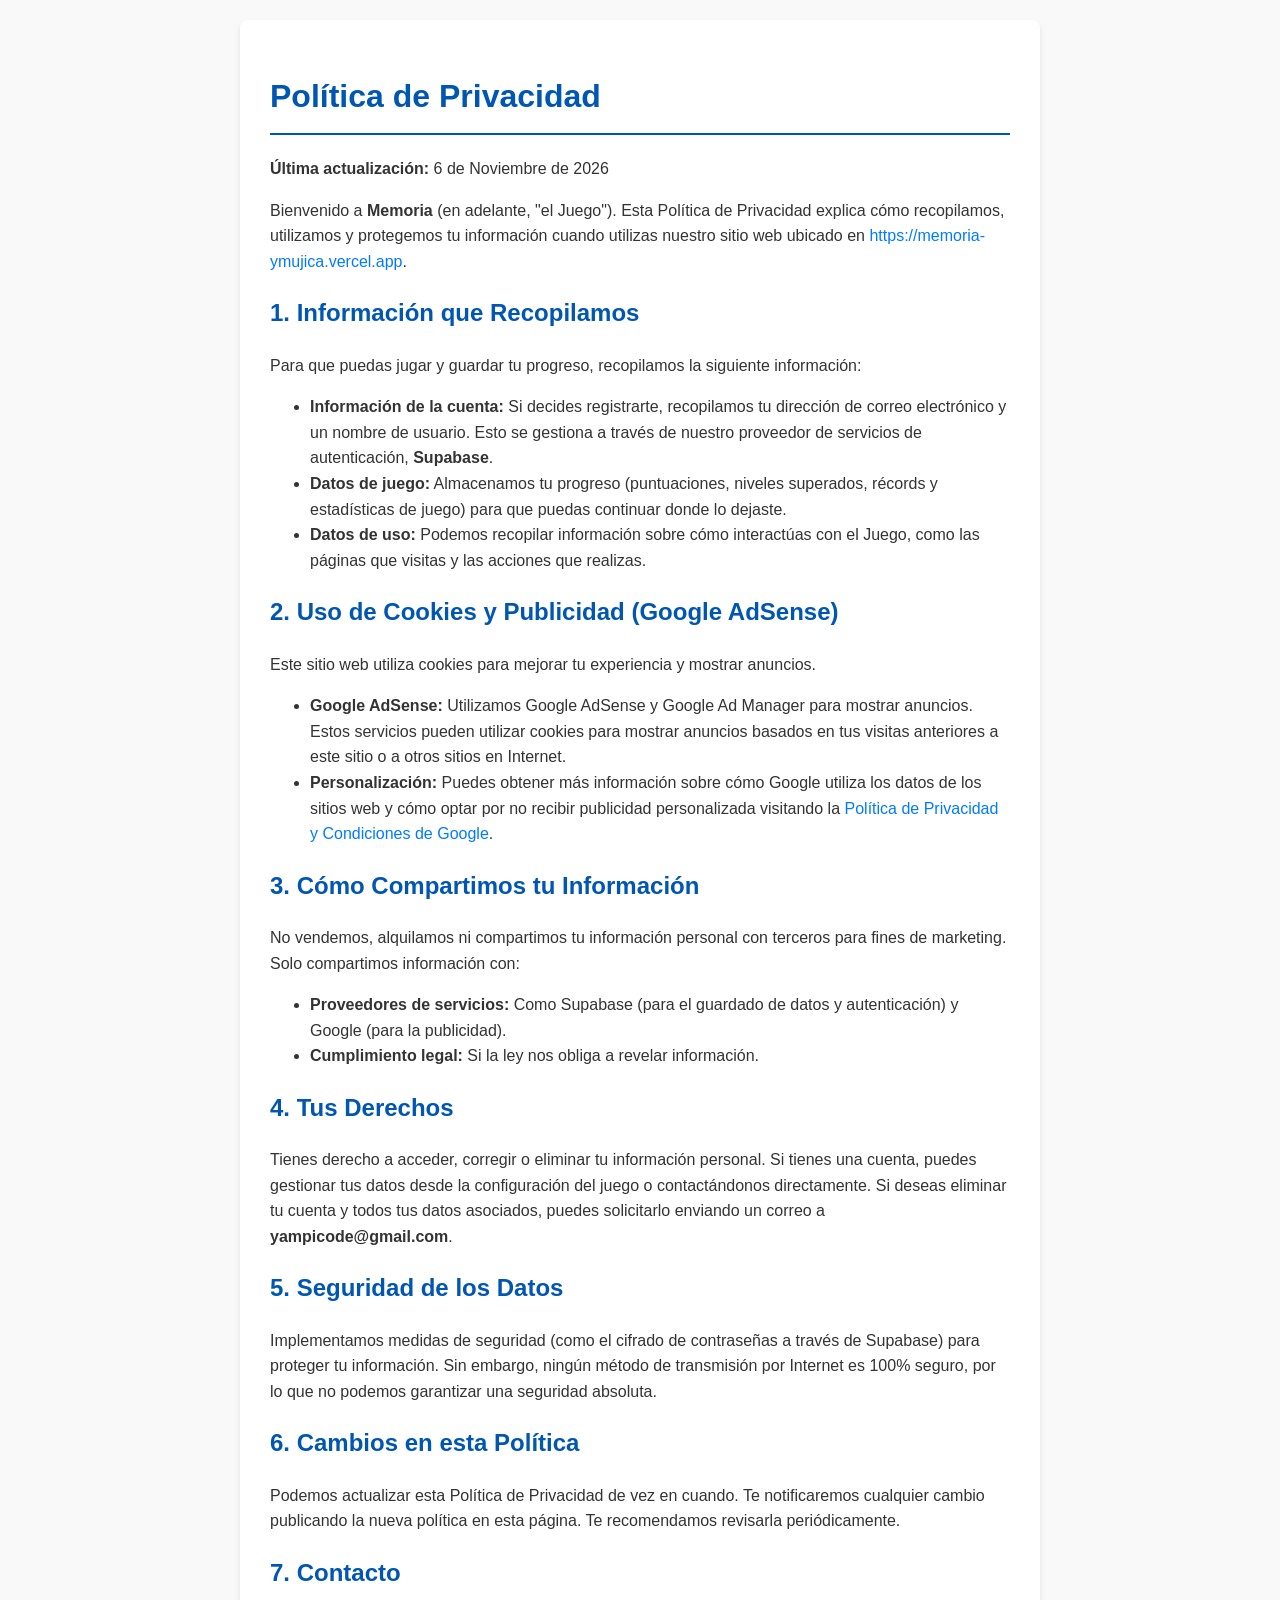
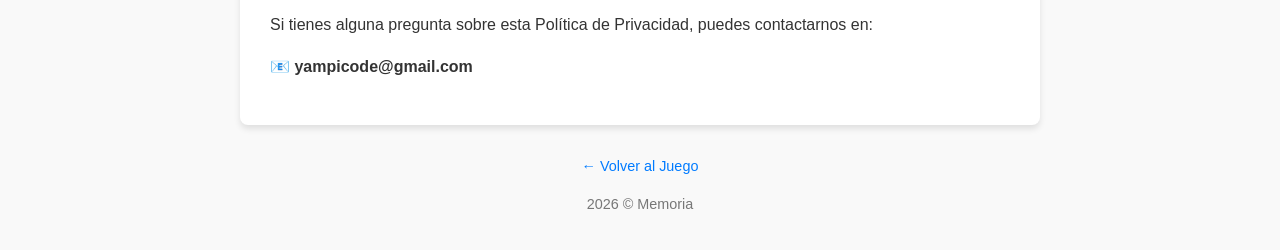
<file: privacidad.html>
<!DOCTYPE html>
<html lang="es-ve">
<head>
    <meta charset="UTF-8">
    <meta name="viewport" content="width=device-width, initial-scale=1.0">
    <title>Política de Privacidad - Memoria</title>
    <style>
        body {
            font-family: 'Segoe UI', Tahoma, Geneva, Verdana, sans-serif;
            line-height: 1.6;
            color: #333;
            max-width: 800px;
            margin: 0 auto;
            padding: 20px;
            background-color: #f9f9f9;
        }
        h1, h2 { color: #0056b3; }
        h1 { border-bottom: 2px solid #0056b3; padding-bottom: 10px; }
        a { color: #007bff; text-decoration: none; }
        a:hover { text-decoration: underline; }
        .container {
            background: #fff;
            padding: 30px;
            border-radius: 8px;
            box-shadow: 0 4px 6px rgba(0,0,0,0.1);
        }
        .footer {
            margin-top: 30px;
            text-align: center;
            font-size: 0.9em;
            color: #777;
        }
    </style>
</head>
<body>

<div class="container">
    <h1>Política de Privacidad</h1>
    <p><strong>Última actualización:</strong> 6 de Noviembre de 2026</p>

    <p>Bienvenido a <strong>Memoria</strong> (en adelante, "el Juego"). Esta Política de Privacidad explica cómo recopilamos, utilizamos y protegemos tu información cuando utilizas nuestro sitio web ubicado en <a href="https://memoria-ymujica.vercel.app" target="_blank">https://memoria-ymujica.vercel.app</a>.</p>

    <h2>1. Información que Recopilamos</h2>
    <p>Para que puedas jugar y guardar tu progreso, recopilamos la siguiente información:</p>
    <ul>
        <li><strong>Información de la cuenta:</strong> Si decides registrarte, recopilamos tu dirección de correo electrónico y un nombre de usuario. Esto se gestiona a través de nuestro proveedor de servicios de autenticación, <strong>Supabase</strong>.</li>
        <li><strong>Datos de juego:</strong> Almacenamos tu progreso (puntuaciones, niveles superados, récords y estadísticas de juego) para que puedas continuar donde lo dejaste.</li>
        <li><strong>Datos de uso:</strong> Podemos recopilar información sobre cómo interactúas con el Juego, como las páginas que visitas y las acciones que realizas.</li>
    </ul>

    <h2>2. Uso de Cookies y Publicidad (Google AdSense)</h2>
    <p>Este sitio web utiliza cookies para mejorar tu experiencia y mostrar anuncios. </p>
    <ul>
        <li><strong>Google AdSense:</strong> Utilizamos Google AdSense y Google Ad Manager para mostrar anuncios. Estos servicios pueden utilizar cookies para mostrar anuncios basados en tus visitas anteriores a este sitio o a otros sitios en Internet.</li>
        <li><strong>Personalización:</strong> Puedes obtener más información sobre cómo Google utiliza los datos de los sitios web y cómo optar por no recibir publicidad personalizada visitando la <a href="https://policies.google.com/technologies/ads" target="_blank">Política de Privacidad y Condiciones de Google</a>.</li>
    </ul>

    <h2>3. Cómo Compartimos tu Información</h2>
    <p>No vendemos, alquilamos ni compartimos tu información personal con terceros para fines de marketing. Solo compartimos información con:</p>
    <ul>
        <li><strong>Proveedores de servicios:</strong> Como Supabase (para el guardado de datos y autenticación) y Google (para la publicidad).</li>
        <li><strong>Cumplimiento legal:</strong> Si la ley nos obliga a revelar información.</li>
    </ul>

    <h2>4. Tus Derechos</h2>
    <p>Tienes derecho a acceder, corregir o eliminar tu información personal. Si tienes una cuenta, puedes gestionar tus datos desde la configuración del juego o contactándonos directamente. Si deseas eliminar tu cuenta y todos tus datos asociados, puedes solicitarlo enviando un correo a <strong>yampicode@gmail.com</strong>.</p>

    <h2>5. Seguridad de los Datos</h2>
    <p>Implementamos medidas de seguridad (como el cifrado de contraseñas a través de Supabase) para proteger tu información. Sin embargo, ningún método de transmisión por Internet es 100% seguro, por lo que no podemos garantizar una seguridad absoluta.</p>

    <h2>6. Cambios en esta Política</h2>
    <p>Podemos actualizar esta Política de Privacidad de vez en cuando. Te notificaremos cualquier cambio publicando la nueva política en esta página. Te recomendamos revisarla periódicamente.</p>

    <h2>7. Contacto</h2>
    <p>Si tienes alguna pregunta sobre esta Política de Privacidad, puedes contactarnos en:</p>
    <p>📧 <strong>yampicode@gmail.com</strong></p>

</div>

<div class="footer">
    <p><a href="index.html">← Volver al Juego</a></p>
    <p>2026 © Memoria</p>
</div>

</body>
</html>
</file>
